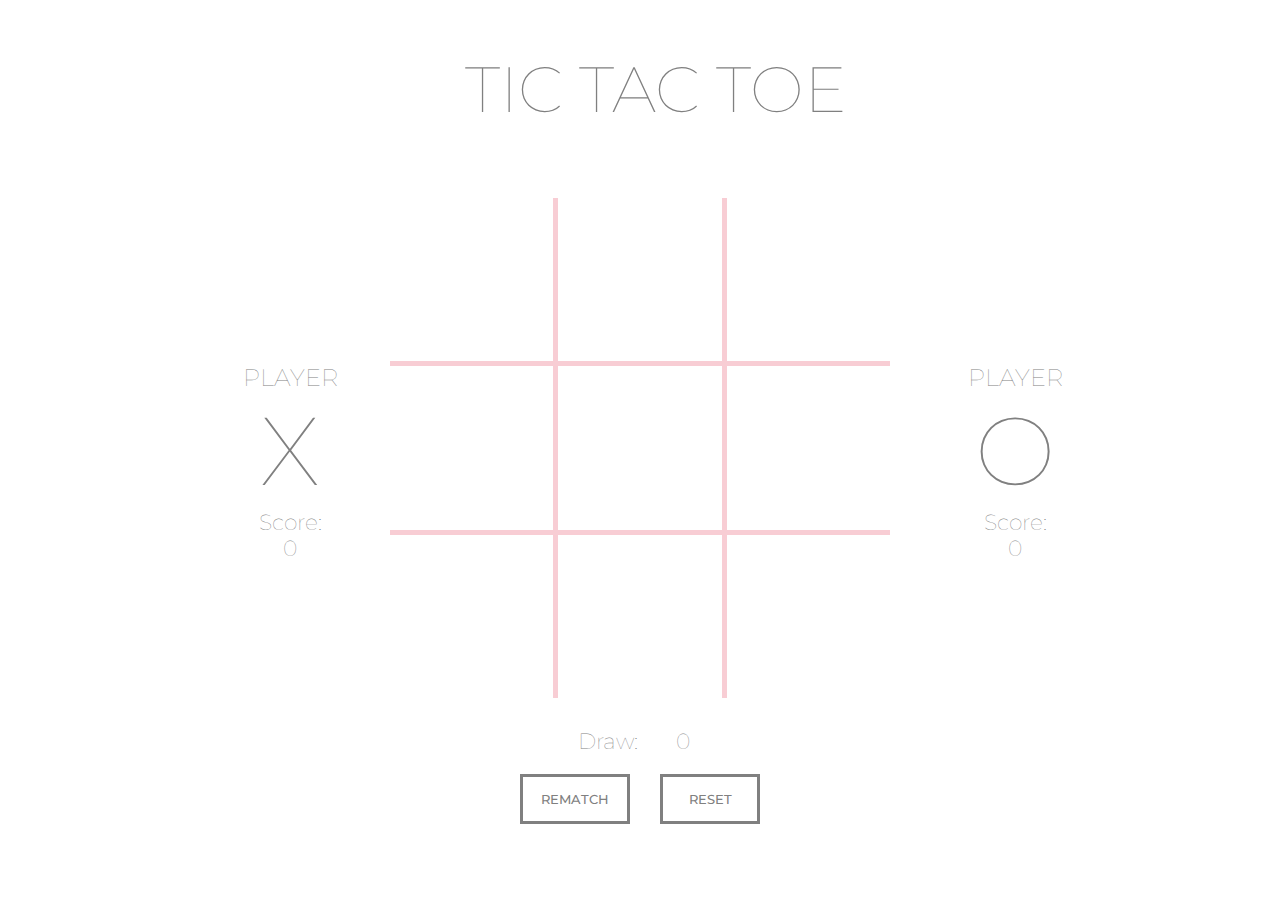
<file: index.html>
<!DOCTYPE html>
<html lang="en">
<head>
    <meta charset="UTF-8">
    <meta http-equiv="X-UA-Compatible" content="IE=edge">
    <link rel="stylesheet" href="css/tictactoe.css">
    <script src="js/jquery.js"></script>
    <script src="js/tic.js"></script>
    <title>TIC TAC TOE</title>
</head>
<body> 
    <h1 class="title">TIC TAC TOE</h1>
    
    <!-- Trigger/Open The Modal -->
<!-- <button id="modalB">Open Modal</button> -->

<!-- The Modal -->
<div id="myModal" class="modal">
  <div class="modal-content">
    <span class="close">&times;</span>
    <p>
        <div class="winning_message">
            <div class="winning_text"></div>    
        </div>
        <div class="buttons1">
            <button class="playAgain1">REMATCH</button>
            <button class="reset1">RESET</button>
        </div>
    </p>
  </div>

</div>
    
    <div class="gameboard">

        <div class="box" id="0"></div>
        <div class="box" id="1"></div>
        <div class="box" id="2"></div>
        <div class="box" id="3"></div>
        <div class="box" id="4"></div>
        <div class="box" id="5"></div>
        <div class="box" id="6"></div>
        <div class="box" id="7"></div>
        <div class="box" id="8"></div>
        
    </div>

    <div class="tokens"> 
        <div id="player1">
            PLAYER
            <span class="hvr-pulse" id="X">X</span>
            <div class="player">
                Score: 
                <div class="score" id="playerX"></div>
            </div>
        </div>  
        <div id="player2">
            PLAYER
            <span class="hvr-pulse" id="O">O</span> 
            <div class="player">
                Score:
                <div class="score" id="playerO"></div>
            </div>
        </div>
    </div>

    <div class="container">
         
        <div id="player1">
            <div class="player">
                Draw: 
                <div class="score" id="draw"></div>
            </div>
        </div>  
                   
    </div>
    
    <div class="buttons">
        <button class="playAgain">REMATCH</button>
        <button class="reset">RESET</button>
    </div>

</body>
</html>
</file>
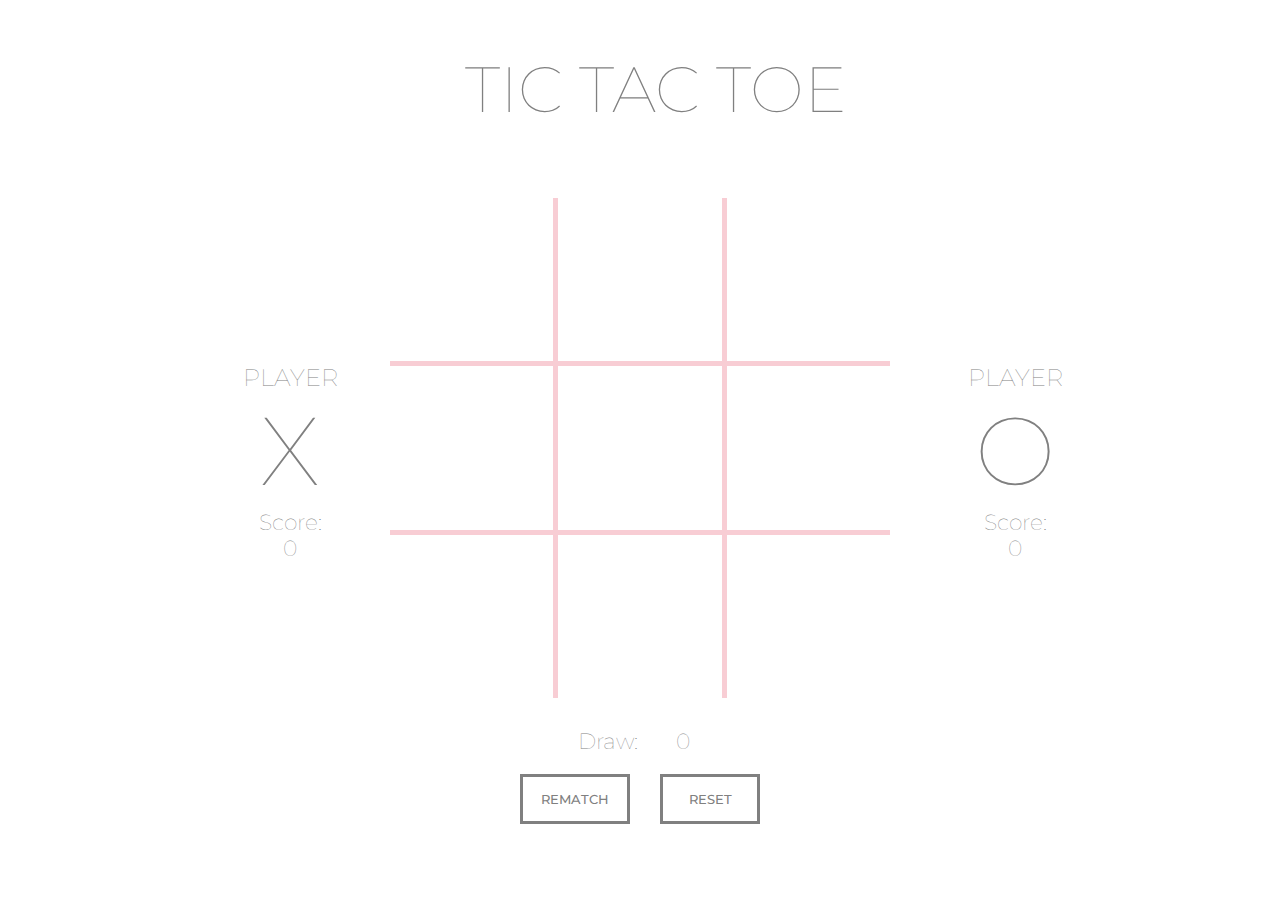
<file: ai.html>
<!DOCTYPE html>
<html lang="en">
<head>
    <meta charset="UTF-8">
    <meta http-equiv="X-UA-Compatible" content="IE=edge">
    <link rel="stylesheet" href="css/tictactoe.css">
    <script src="js/jquery.js"></script>
    <script src="js/ai.js"></script>
    <title>TIC TAC TOE</title>
</head>
<body> 
    <h1 class="title">TIC TAC TOE</h1>
    
    <!-- Trigger/Open The Modal -->
<!-- <button id="modalB">Open Modal</button> -->

<!-- The Modal -->
<div id="myModal" class="modal">
  <div class="modal-content">
    <span class="close">&times;</span>
    <p>
        <div class="winning_message">
            <div class="winning_text"></div>    
        </div>
        <div class="buttons1">
            <button class="playAgain1">REMATCH</button>
            <button class="reset1">RESET</button>
        </div>
    </p>
  </div>

</div>
    
    <div class="gameboard">

        <div class="box" id="0"></div>
        <div class="box" id="1"></div>
        <div class="box" id="2"></div>
        <div class="box" id="3"></div>
        <div class="box" id="4"></div>
        <div class="box" id="5"></div>
        <div class="box" id="6"></div>
        <div class="box" id="7"></div>
        <div class="box" id="8"></div>
        
    </div>

    <div class="tokens"> 
        <div id="player1">
            PLAYER
            <span class="hvr-pulse" id="X">X</span>
            <div class="player">
                Score: 
                <div class="score" id="playerX"></div>
            </div>
        </div>  
        <div id="player2">
            PLAYER
            <span class="hvr-pulse" id="O">O</span> 
            <div class="player">
                Score:
                <div class="score" id="playerO"></div>
            </div>
        </div>
    </div>

    <div class="container">
         
        <div id="player1">
            <div class="player">
                Draw: 
                <div class="score" id="draw"></div>
            </div>
        </div>  
                   
    </div>
    
    <div class="buttons">
        <button class="playAgain">REMATCH</button>
        <button class="reset">RESET</button>
    </div>

</body>
</html>
</file>
<file: css/tictactoe.css>
@import url('https://fonts.googleapis.com/css2?family=Montserrat:wght@100;500&display=swap');

* {
    color: grey;
}

/* ------------------ modal------------------  */

/* The Modal (background) */
.modal {
    display: none;
    position: fixed; 
    z-index: 1; /* Sit on top */
    padding-top: 348px; /* Location of the box */
    left: 0;
    top: 0;
    width: 100%; /* Full width */
    height: 100%; /* Full height */
    overflow: auto; /* Enable scroll if needed */
    background-color: rgb(255,255,255); /* Fallback color */
    background-color: rgba(255,255,255,0.5); /* Black w/ opacity */
  }
  
  /* Modal Content */
  .modal-content {
    background-color: rgb(248, 205, 212, 0.95);
    position: relative;
    margin: 0 auto;
    /* padding: 20px; */
    width: 450px;
    height: 170px;
  }
  
  /* The Close Button */
  .close {
    color: #aaaaaa;
    float: right;
    font-size: 28px;
    font-weight: bold;
    padding-right: 10px;
  }
  
  .close:hover,
  .close:focus {
    color: #000;
    text-decoration: none;
    cursor: pointer;
  }

  .winning_message {
    padding-top: 20px;
    margin: 0 auto;
    width: 400px;
    height: 90px;
    line-height: 90px;
  }

  .winning_text {
    text-align: center;
    width: 100%;
    font-size: 250%;
    font-weight: bold;
    color: white;
    text-transform: uppercase;
}

.buttons1 {
    text-align: center; 
    margin: 0 auto;
    width: 240px;
    height: 10px;
    
}

.playAgain1 {
    margin: 0 auto;
    width: 110px;
    height: 40px;
    float: left;
    color: white;
    background-color: rgb(248, 205, 212, 0.95);
    border: solid white;
}

.reset1 {
    margin: 0 auto;
    height: 40px;
    width: 100px;
    float: right;
    color: white;
    background-color: rgb(248, 205, 212, 0.95);
    border: solid white;
}

.playAgain1:active, .reset1:active {
    box-shadow: 1px 3px rgb(255, 255, 255);
    transform: translateY(4px);
}


  /* -------------------------------------------  */

body {
    width: 900px;
    margin: 0 auto;
    font-family: 'Montserrat', sans-serif;
    font-weight: 100;
}

.title {
    text-align: center;
    font-family: 'Montserrat', sans-serif;
    font-weight: 100;
    font-size: 400%;
    margin: 50px 0 70px 0;
    padding-left: 32px;
}

h1, h2 {
    text-align: center;
    font-family: 'Montserrat', sans-serif;
    font-weight: 100;
}

/* ------------------ tokens/players----------------------  */

.tokens {
    margin: 0 auto;
    position: relative;
    top: -335px;
    width: 850px;
}

#player1 {
    float: left;
    text-align: center;
    width: 150px;
    font-size: 150%;
}

#X {
    font-size: 400%;
}


#player2 {
    float: right;
    text-align: center;
    width: 100px;
    font-size: 150%;
}

#O {
    font-size: 400%;
}

.player {
    font-size: 90%;
}

/* Pulse */
@-webkit-keyframes hvr-pulse {
    25% {
      -webkit-transform: scale(1.1);
      transform: scale(1.1);
    }
    75% {
      -webkit-transform: scale(0.9);
      transform: scale(0.9);
    }
  }
  @keyframes hvr-pulse {
    25% {
      -webkit-transform: scale(1.1);
      transform: scale(1.1);
    }
    75% {
      -webkit-transform: scale(0.9);
      transform: scale(0.9);
    }
  }
  .hvr-pulse {
    display: inline-block;
    vertical-align: middle;
    -webkit-transform: perspective(1px) translateZ(0);
    transform: perspective(1px) translateZ(0);
    box-shadow: 0 0 1px rgba(0, 0, 0, 0);
  }
  .hvr-pulse:hover, .hvr-pulse:focus, .hvr-pulse:active {
    -webkit-animation-name: hvr-pulse;
    animation-name: hvr-pulse;
    -webkit-animation-duration: 1s;
    animation-duration: 1s;
    -webkit-animation-timing-function: linear;
    animation-timing-function: linear;
    -webkit-animation-iteration-count: infinite;
    animation-iteration-count: infinite;
  }

/* ------------------ draw scoreboard ----------------------  */

.container {
    margin: 0 auto;
    position: relative;
    /* top: -130px; */
    top: 30px;
    width: 200px;
}

#draw {
    float: right;
}

/* ------------------ gameboard ------------------  */

.gameboard {
    margin: 0 auto;
    box-sizing: border-box;
    width: 500px;
    height: 500px;
    display: grid;
    grid-template-columns: repeat(3, 1fr); /* 3 columns each 1 fraction of free space*/
    grid-template-rows: repeat(3, 1fr); 
    grid-gap: 5px;
    background-color: rgb(248, 205, 212);
    opacity: 1;
}

.box {
    text-align: center;
    line-height: 163px;
    box-sizing: border-box;
    width: 100%;
    height: 100%;
    background-color: white;
    font-family: 'Montserrat', sans-serif;
    font-weight: 100;
}

/* .nought {
    height: 120px;
    width: 120px;
    border-radius: 20px;
    border: 30px solid black;
    margin: 10px
} */

/* ------------------ buttons at bottom of page ------------------  */

.buttons {
    text-align: center; 
    margin: 0 auto;
    width: 240px;
    height: 10px;
    position: relative;
    top: 50px;
    display: block;
}

.playAgain {
    margin: 0 auto;
    width: 110px;
    height: 50px;
    float: left;
    border: solid grey;
    background-color: white;
}

.playAgain:active, .reset:active {
    box-shadow: 1px 3px #666;
    transform: translateY(4px);
}


.reset {
    margin: 0 auto;
    height: 50px;
    width: 100px;
    float: right;
    border: solid grey;
}

button {
    font-family: 'Montserrat', sans-serif;
    font-weight: 500;
    background-color: white;
}
</file>
